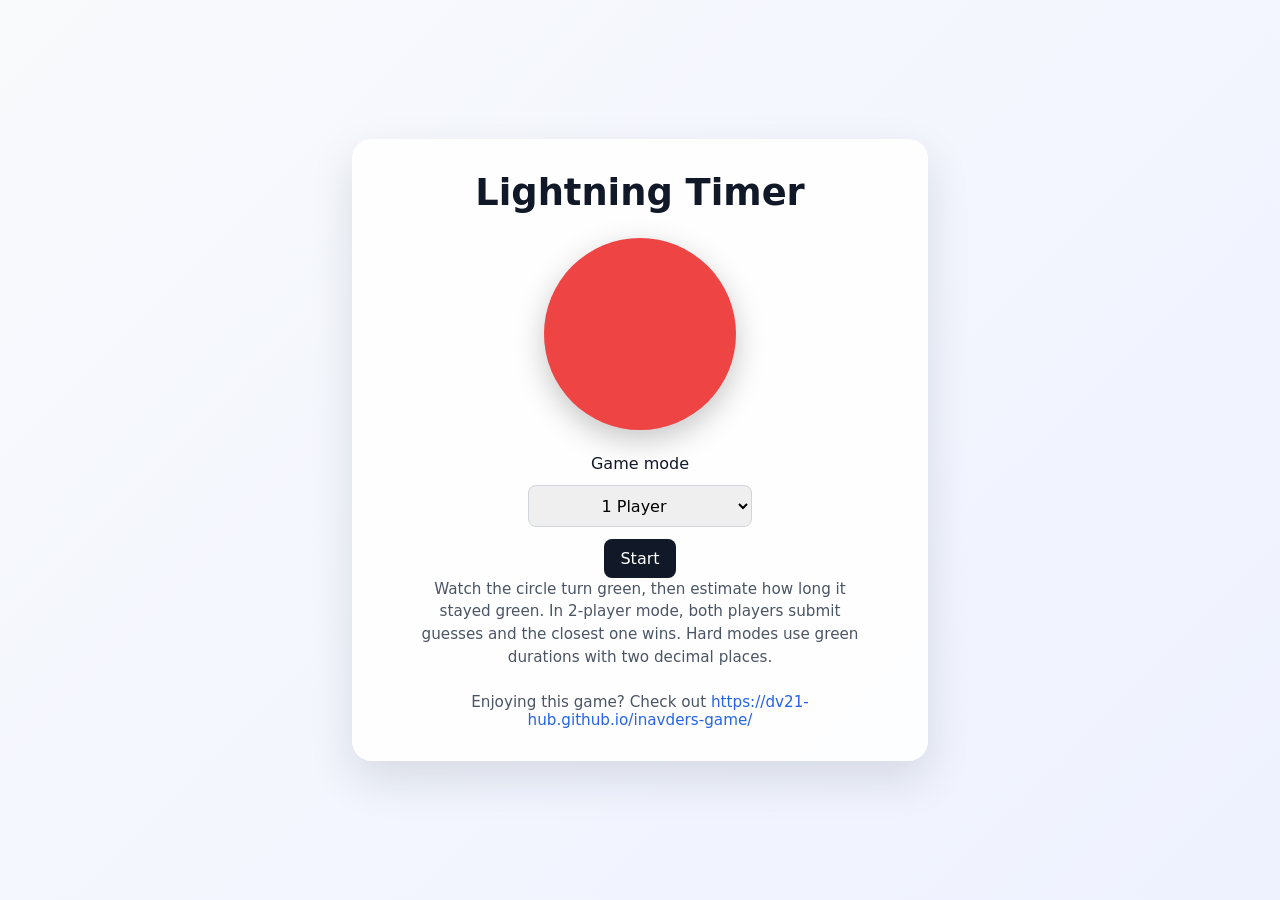
<file: index.html>
<!DOCTYPE html>
<html lang="en">
  <head>
    <meta charset="UTF-8" />
    <meta name="viewport" content="width=device-width, initial-scale=1.0" />
    <title>Lightning Timer</title>

    <!-- Google tag (gtag.js) -->
    <script async src="https://www.googletagmanager.com/gtag/js?id=G-FT5W2FTYKB"></script>
    <script>
      window.dataLayer = window.dataLayer || [];
      function gtag(){dataLayer.push(arguments);}
      gtag('js', new Date());
      gtag('config', 'G-FT5W2FTYKB');
    </script>

    <style>
      :root {
        color-scheme: light;
        font-family: system-ui, -apple-system, BlinkMacSystemFont, "Segoe UI", sans-serif;
        background: #f7f7f8;
        color: #111827;
      }

      * {
        box-sizing: border-box;
      }

      body {
        margin: 0;
        min-height: 100vh;
        display: grid;
        place-items: center;
        padding: 2rem 1rem;
        background: linear-gradient(135deg, #f8fafc, #eef2ff);
        position: relative;
      }

      .app {
        width: min(100%, 36rem);
        display: flex;
        flex-direction: column;
        align-items: center;
        gap: 1.5rem;
        padding: 2rem;
        border-radius: 1.25rem;
        background: rgba(255, 255, 255, 0.9);
        box-shadow: 0 18px 45px rgba(15, 23, 42, 0.12);
      }

      h1 {
        margin: 0;
        font-size: clamp(1.6rem, 3vw, 2.3rem);
      }

      #circle {
        width: 12rem;
        height: 12rem;
        border-radius: 50%;
        background: #ef4444;
        box-shadow: 0 10px 30px rgba(0, 0, 0, 0.22);
        transition: background-color 0.15s ease;
      }

      #circle.green {
        background: #22c55e;
      }

      #panel {
        min-height: 8rem;
        width: 100%;
        text-align: center;
      }

      button,
      input,
      select {
        font: inherit;
        padding: 0.6rem 1rem;
        border-radius: 0.5rem;
        border: 1px solid #d1d5db;
      }

      button {
        background: #111827;
        color: white;
        cursor: pointer;
        border: none;
      }

      button:hover {
        background: #374151;
      }

      input,
      select {
        width: 100%;
        max-width: 14rem;
        text-align: center;
      }

      form {
        display: flex;
        flex-direction: column;
        align-items: center;
        gap: 0.75rem;
      }

      .buttonRow {
        display: flex;
        gap: 0.75rem;
        justify-content: center;
        flex-wrap: wrap;
      }

      .rules {
        max-width: 28rem;
        margin: 0 auto;
        font-size: 0.95rem;
        line-height: 1.5;
        color: #4b5563;
      }

      .muted {
        color: #6b7280;
      }

      .footer {
        margin: 0;
        font-size: 0.95rem;
        color: #4b5563;
        text-align: center;
      }

      .footer a {
        color: #2563eb;
        text-decoration: none;
      }

      .footer a:hover {
        text-decoration: underline;
      }

    </style>
  </head>
  <body>
    <main class="app">
      <h1>Lightning Timer</h1>
      <div id="circle" aria-live="polite"></div>
      <div id="panel"></div>
      <p class="footer">
        Enjoying this game? Check out
        <a href="https://dv21-hub.github.io/inavders-game/" target="_blank" rel="noopener noreferrer">https://dv21-hub.github.io/inavders-game/</a>
      </p>
    </main>

    <script>
      const circle = document.getElementById("circle");
      const panel = document.getElementById("panel");
      let actual = 0;
      let mode = "1player";

      function closeness(d) {
        if (d < 0.1) return "Incredible!";
        if (d < 0.3) return "Very close!";
        if (d < 0.7) return "Not bad.";
        if (d < 1.5) return "You can do better.";
        return "Way off!";
      }

      function showIdle() {
        panel.innerHTML = `
          <form id="modeForm">
            <label for="modeSelect">Game mode</label>
            <select id="modeSelect">
              <option value="1player" ${mode === "1player" ? "selected" : ""}>1 Player</option>
              <option value="2player" ${mode === "2player" ? "selected" : ""}>2 Player</option>
              <option value="hardmode" ${mode === "hardmode" ? "selected" : ""}>Hard Mode</option>
              <option value="2playerhardmode" ${mode === "2playerhardmode" ? "selected" : ""}>2 Player Hard Mode</option>
            </select>
            <button id="startBtn" type="button">Start</button>
          </form>
          <p class="rules">Watch the circle turn green, then estimate how long it stayed green. In 2-player mode, both players submit guesses and the closest one wins. Hard modes use green durations with two decimal places.</p>`;

        document.getElementById("modeSelect").onchange = (e) => {
          mode = e.target.value;
        };
        document.getElementById("startBtn").onclick = start;
      }

      function start() {
        mode = document.getElementById("modeSelect")?.value || mode;
        panel.innerHTML = '<p class="muted">Get ready... watch the circle.</p>';

        const waitMs = 800 + Math.random() * 1500;
        setTimeout(() => {
          const greenSeconds = 1 + Math.random() * 4;
          const roundedSeconds = mode === "hardmode" || mode === "2playerhardmode"
            ? Number(greenSeconds.toFixed(2))
            : Math.round(greenSeconds * 10) / 10;
          const t0 = performance.now();
          circle.classList.add("green");
          panel.innerHTML = '<p class="muted">Count the seconds!</p>';

          setTimeout(() => {
            actual = roundedSeconds;
            circle.classList.remove("green");
            showGuess();
          }, roundedSeconds * 1000);
        }, waitMs);
      }

      function showGuess() {
        if (mode === "2player" || mode === "2playerhardmode") {
          panel.innerHTML = `
            <form id="guessForm">
              <label>Player 1 guess (seconds)</label>
              <input id="player1Guess" type="number" step="0.01" autofocus />
              <label>Player 2 guess (seconds)</label>
              <input id="player2Guess" type="number" step="0.01" />
              <button type="submit">Submit guesses</button>
            </form>`;

          document.getElementById("guessForm").onsubmit = (e) => {
            e.preventDefault();
            const p1 = parseFloat(document.getElementById("player1Guess").value);
            const p2 = parseFloat(document.getElementById("player2Guess").value);
            if (isNaN(p1) || isNaN(p2)) return;
            showTwoPlayerResult(p1, p2);
          };
          return;
        }

        panel.innerHTML = `
          <form id="guessForm">
            <label>How long was it green (seconds)?</label>
            <input id="guess" type="number" step="0.01" autofocus />
            <button type="submit">Submit</button>
          </form>`;

        document.getElementById("guessForm").onsubmit = (e) => {
          e.preventDefault();
          const g = parseFloat(document.getElementById("guess").value);
          if (isNaN(g)) return;
          showResult(Math.abs(g - actual));
        };
      }

      function showResult(diff) {
        panel.innerHTML = `
          <p>Actual: <strong>${actual.toFixed(2)}s</strong></p>
          <p>You were off by <strong>${diff.toFixed(2)}s</strong></p>
          <p class="muted">${closeness(diff)}</p>
          <div class="buttonRow">
            <button id="again">Play again</button>
            <button id="home" type="button">Return home</button>
          </div>`;

        document.getElementById("again").onclick = start;
        document.getElementById("home").onclick = showIdle;
      }

      function showTwoPlayerResult(p1, p2) {
        const diff1 = Math.abs(p1 - actual);
        const diff2 = Math.abs(p2 - actual);
        let winnerText = "It's a tie!";

        if (diff1 < diff2) {
          winnerText = "Player 1 wins!";
        } else if (diff2 < diff1) {
          winnerText = "Player 2 wins!";
        }

        panel.innerHTML = `
          <p>Actual: <strong>${actual.toFixed(2)}s</strong></p>
          <p>Player 1 was off by <strong>${diff1.toFixed(2)}s</strong> (${closeness(diff1)})</p>
          <p>Player 2 was off by <strong>${diff2.toFixed(2)}s</strong> (${closeness(diff2)})</p>
          <p><strong>${winnerText}</strong></p>
          <div class="buttonRow">
            <button id="again">Play again</button>
            <button id="home" type="button">Return home</button>
          </div>`;

        document.getElementById("again").onclick = start;
        document.getElementById("home").onclick = showIdle;
      }

      showIdle();
    </script>
  </body>
</html>
</file>
